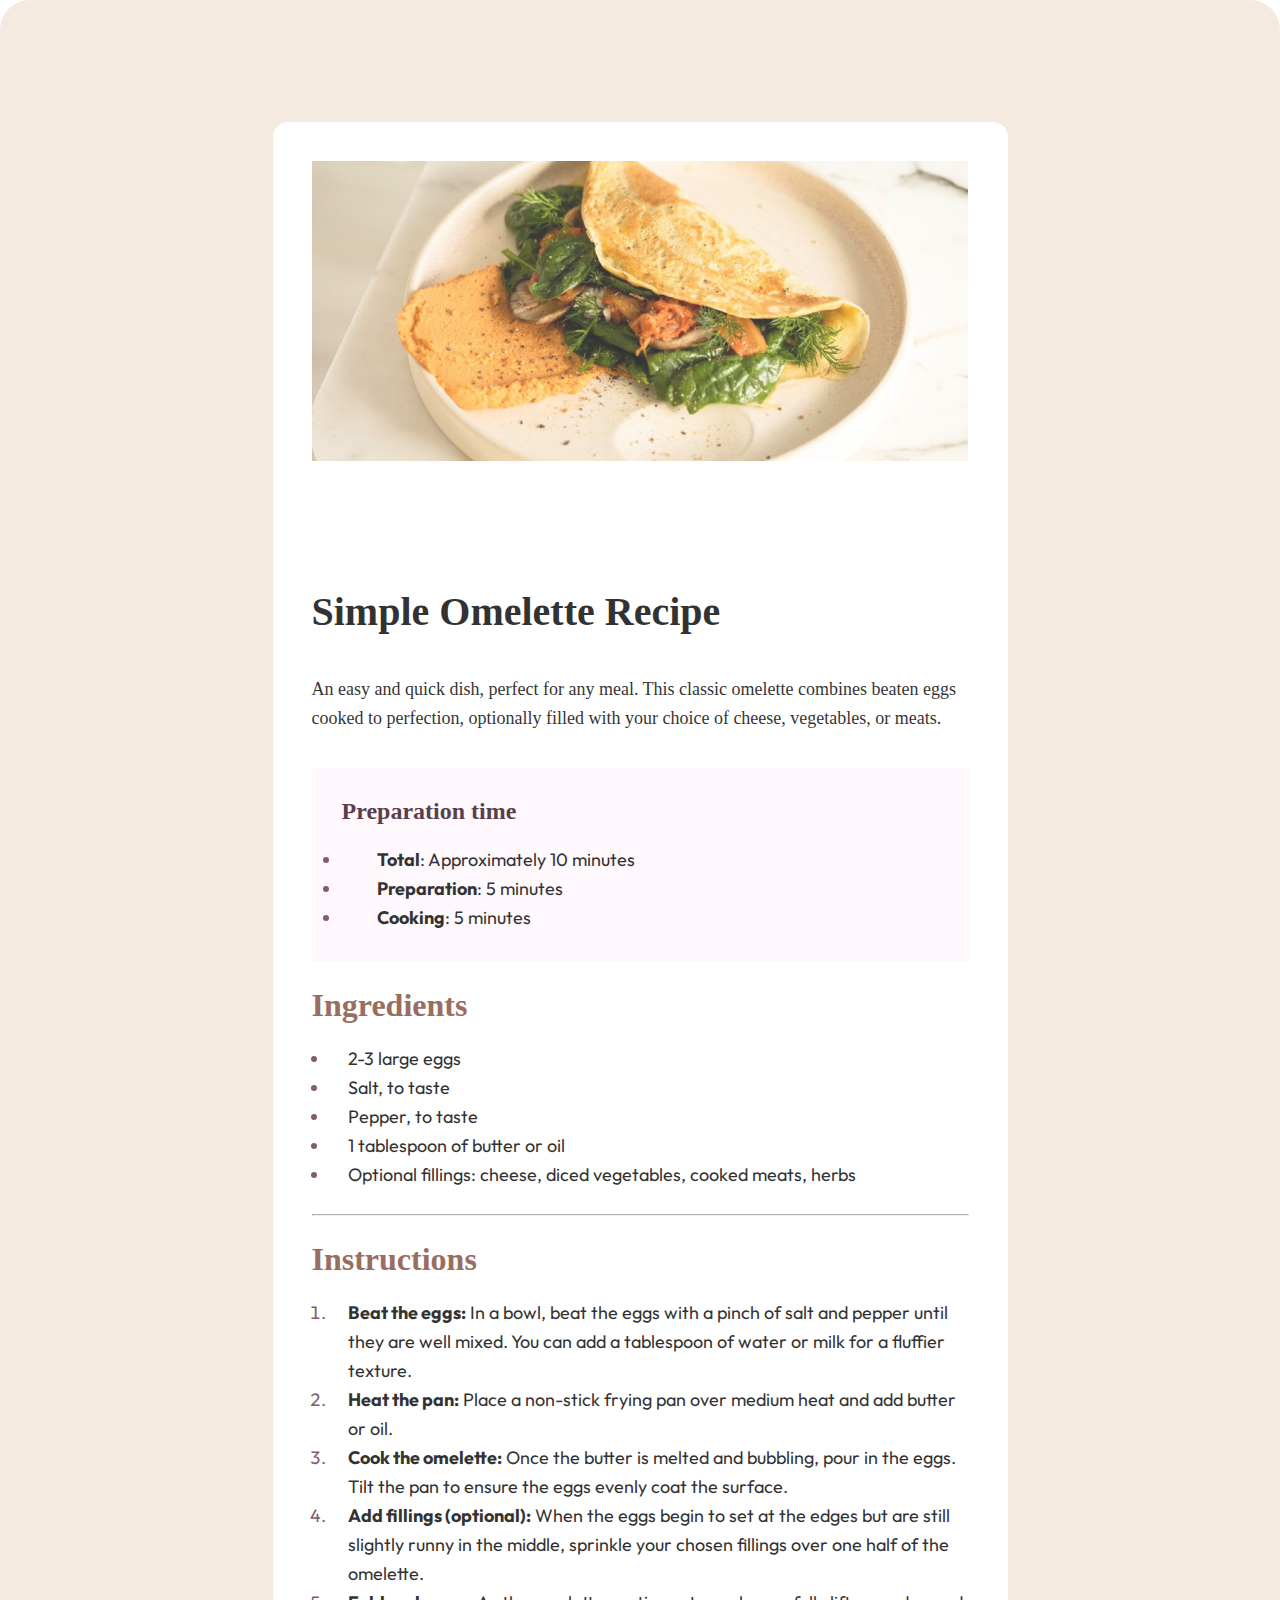
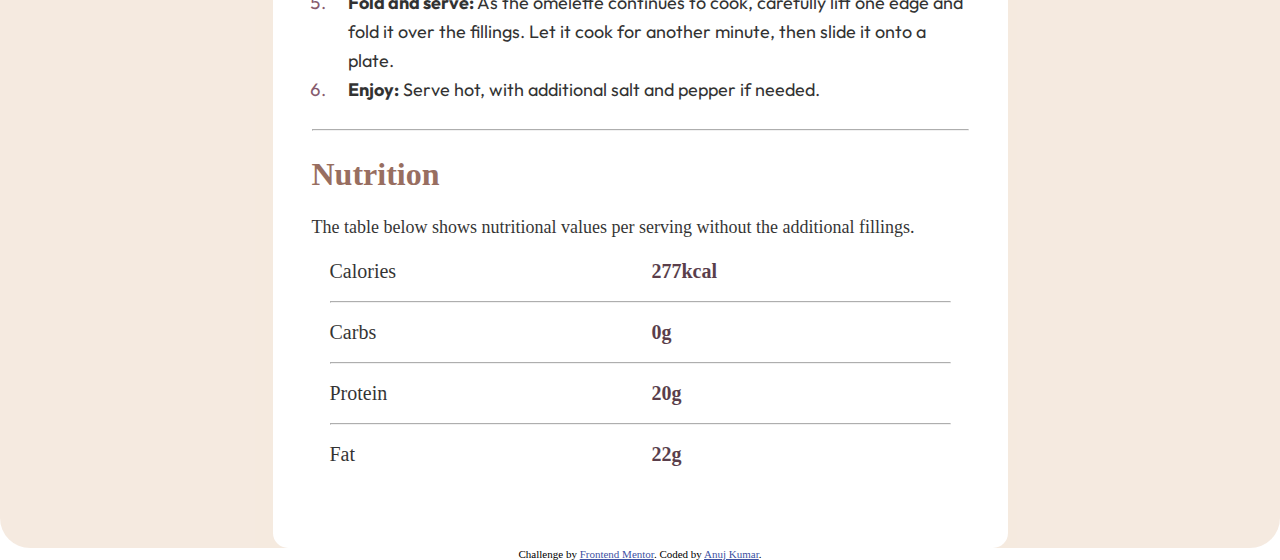
<file: recipe-page-main/index.html>
<!DOCTYPE html>
<html lang="en">

<head>
  <meta charset="UTF-8">
  <meta name="viewport" content="width=device-width, initial-scale=1.0">
  <!-- displays site properly based on user's device -->

  <link rel="icon" type="image/png" sizes="32x32" href="./assets/images/favicon-32x32.png">

  <title>Frontend Mentor | Recipe page</title>

  <!-- Feel free to remove these styles or customise in your own stylesheet 👍 -->
  <link rel="stylesheet" href="style.css">
</head>

<body>

  <!-- Simple Omelette Recipe

  An easy and quick dish, perfect for any meal. This classic omelette combines beaten eggs cooked 
  to perfection, optionally filled with your choice of cheese, vegetables, or meats.

  Preparation time

  Total: Approximately 10 minutes
  Preparation: 5 minutes
  Cooking: 5 minutes

  Ingredients

  2-3 large eggs
  Salt, to taste
  Pepper, to taste
  1 tablespoon of butter or oil
  Optional fillings: cheese, diced vegetables, cooked meats, herbs

  Instructions

  Beat the eggs: In a bowl, beat the eggs with a pinch of salt and pepper until they are well mixed. 
  You can add a tablespoon of water or milk for a fluffier texture.

  Heat the pan: Place a non-stick frying pan over medium heat and add butter or oil.

  Cook the omelette: Once the butter is melted and bubbling, pour in the eggs. Tilt the pan to ensure 
  the eggs evenly coat the surface.

  Add fillings (optional): When the eggs begin to set at the edges but are still slightly runny in the 
  middle, sprinkle your chosen fillings over one half of the omelette.

  Fold and serve: As the omelette continues to cook, carefully lift one edge and fold it over the 
  fillings. Let it cook for another minute, then slide it onto a plate.

  Enjoy: Serve hot, with additional salt and pepper if needed.

  Nutrition

  The table below shows nutritional values per serving without the additional fillings.

  Calories
  277kcal

  Carbs
  0g

  Protein
  20g

  Fat
  22g
   -->

  <div class="main">


    <div class="hero">
      <div class="image">
        <img src="assets/images/image-omelette.jpeg" alt="">
      </div>
      
    <div class="hero0">
      <header>
        
        <h1>Simple Omelette Recipe</h1>
        <p>
          An easy and quick dish, perfect for any meal. This classic omelette combines beaten eggs cooked
          to perfection, optionally filled with your choice of cheese, vegetables, or meats.
        </p>
      </header>
      <div class="hero2">
        <h2> Preparation time</h2>
        <ul>
          <li><span>Total</span>: Approximately 10 minutes</li>
          <li><span>Preparation</span>: 5 minutes</li>
          <li><span>Cooking</span>: 5 minutes</li>
        </ul>
      </div>
      <div class="hero3">
        <h1>Ingredients</h1>
        <ul>
          <li>2-3 large eggs</li>
          <li>Salt, to taste</li>
          <li>Pepper, to taste</li>
          <li>1 tablespoon of butter or oil</li>
          <li>Optional fillings: cheese, diced vegetables, cooked meats, herbs</li>
        </ul>
      </div>
      <hr>
      <div class="hero4">
        <h1>Instructions</h1>
        <ol>
          <li><span>Beat the eggs:</span> In a bowl, beat the eggs with a pinch of salt and pepper until they are well mixed. 
            You can add a tablespoon of water or milk for a fluffier texture.</li>
          <li>
            <span>Heat the pan:</span> Place a non-stick frying pan over medium heat and add butter or oil.</li>
          <li><span>Cook the omelette:</span>  Once the butter is melted and bubbling, pour in the eggs. Tilt the pan to ensure 
            the eggs evenly coat the surface.</li>
          <li><span>Add fillings (optional):</span>  When the eggs begin to set at the edges but are still slightly runny in the 
            middle, sprinkle your chosen fillings over one half of the omelette.
          </li>
          <li><span>Fold and serve:</span>  As the omelette continues to cook, carefully lift one edge and fold it over the 
            fillings. Let it cook for another minute, then slide it onto a plate.
          </li>
          <li>
           <span>Enjoy:</span>  Serve hot, with additional salt and pepper if needed.</li>
        </ol>
      </div>
      <hr>

       <div class="hero5">
        <h1> Nutrition</h1>
        <p>The table below shows nutritional values per serving without the additional fillings.
        </p>
        <table>
          <tr>
            <td>Calories</td>
            <td>
              <span>277kcal</span></td>
          </tr>
         <tr><td colspan="2"><hr></td></tr>
          <tr>
            <td>Carbs</td>
            <td><span>0g</span></td>
          </tr>
          <tr><td colspan="2"><hr></td></tr>
          <tr>
            <td>Protein</td>
            <td><span>20g</span></td>
          </tr>
          <tr><td colspan="2"><hr></td></tr>
          <tr>
            <td>Fat</td>
            <td><span>22g</span>
            </td>
          </tr>
        </table>
      </div> 
    </div>
    </div>
  
  </div>

  <div class="attribution">

    Challenge by <a href="https://www.frontendmentor.io?ref=challenge" target="_blank">Frontend Mentor</a>.
    Coded by <a href="#">Anuj Kumar</a>.
  </div>
</body>

</html>
</file>
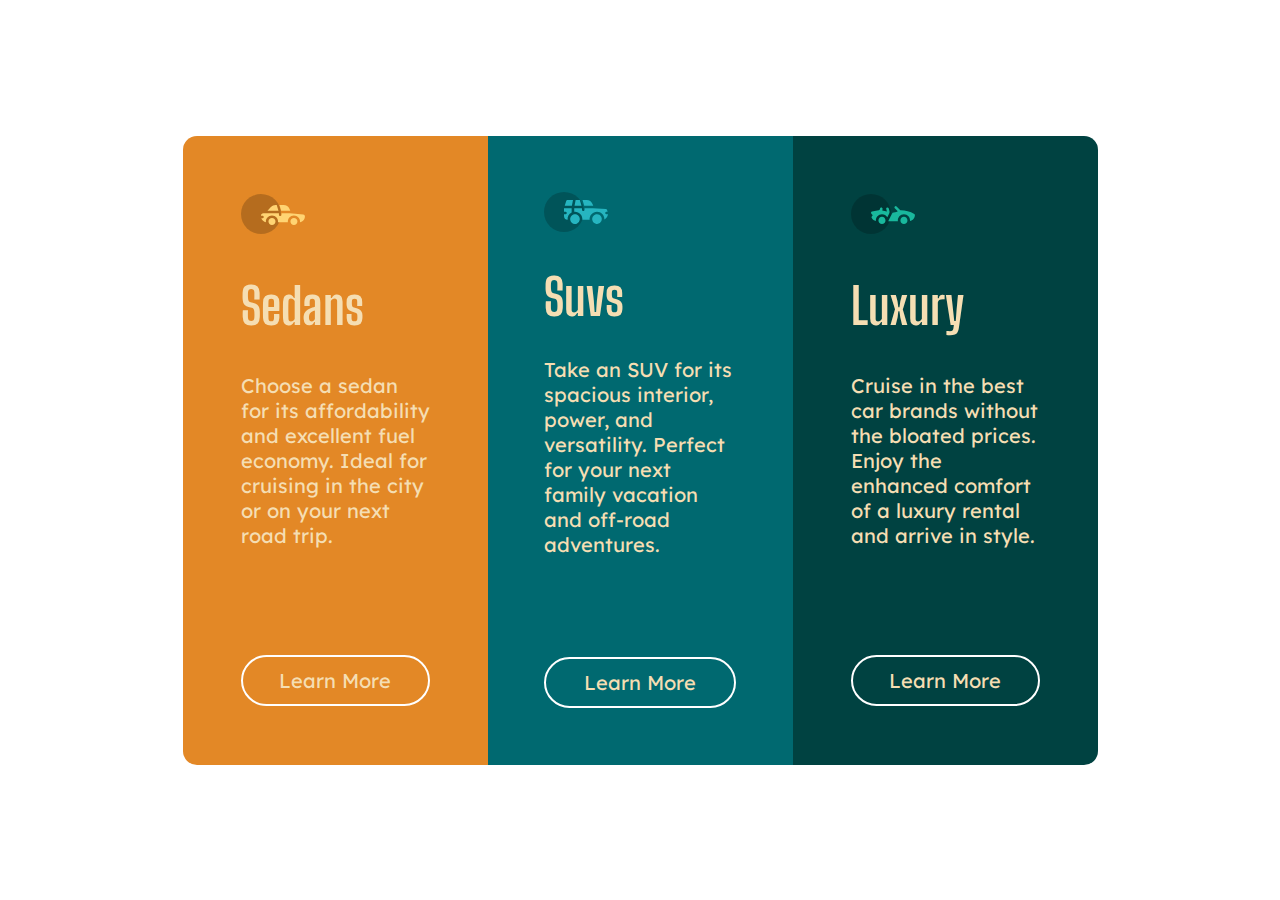
<file: 3-column-preview-card-component-main/3-column-preview-card-component-main/index.html>
<!DOCTYPE html>
<html lang="en">

<head>
  <meta charset="UTF-8">
  <meta name="viewport" content="width=device-width, initial-scale=1.0">
  <!-- displays site properly based on user's device -->

  <link rel="icon" type="image/png" sizes="32x32" href="./images/favicon-32x32.png">

  <title>Frontend Mentor | 3-column preview card component</title>

  <!-- Feel free to remove these styles or customise in your own stylesheet 👍 -->


  <style>
    /* Lexend Deca */
    @import url('https://fonts.googleapis.com/css2?family=Inter:ital,opsz,wght@0,14..32,100..900;1,14..32,100..900&family=Kumbh+Sans:wght@100..900&family=Lexend+Deca:wght@100..900&family=Plus+Jakarta+Sans:ital,wght@0,200..800;1,200..800&family=Poppins:ital,wght@0,100;0,200;0,300;0,400;0,500;0,600;0,700;0,800;0,900;1,100;1,200;1,300;1,400;1,500;1,600;1,700;1,800;1,900&family=Roboto:ital,wght@0,100;0,300;0,400;0,500;0,700;0,900;1,100;1,300;1,400;1,500;1,700;1,900&display=swap');


    /* Big Shoulders Display */
    @import url('https://fonts.googleapis.com/css2?family=Big+Shoulders+Display:wght@100..900&family=Inter:ital,opsz,wght@0,14..32,100..900;1,14..32,100..900&family=Kumbh+Sans:wght@100..900&family=Lexend+Deca:wght@100..900&family=Plus+Jakarta+Sans:ital,wght@0,200..800;1,200..800&family=Poppins:ital,wght@0,100;0,200;0,300;0,400;0,500;0,600;0,700;0,800;0,900;1,100;1,200;1,300;1,400;1,500;1,600;1,700;1,800;1,900&family=Roboto:ital,wght@0,100;0,300;0,400;0,500;0,700;0,900;1,100;1,300;1,400;1,500;1,700;1,900&display=swap');

    * {
      margin: 0;
      padding: 0;
      box-sizing: border-box;
      font-size: 20px;
      font-family: Lexend Deca;
    }

    .main {
      min-height: 100vh;
      display: flex;
      justify-content: center;
      align-items: center;
    }

    .card {
      margin: 1rem;
      display: flex;
      justify-content: center;

      border-radius: 14px;
      overflow: hidden;
    }

    .card1 {

      background-color: hsl(31, 77%, 52%);
      width: 305px;
      padding: 58px;
      display: flex;
      flex-direction: column;
      justify-content: space-between;

      color: wheat;
      font-weight: 400;
    }

    .logo {}

    .d1 {
      margin-top: 30px;
      font-size: 50px;
      font-family: Big Shoulders Display;
      font-weight: 700;
    }

    .d2 {
      margin-top: 30px;

    }

    .d3 {
      border: solid white 2px;
      border-radius: 30px;
      padding: 11px;
      text-align: center;
      cursor: pointer;
      margin-top: 100px;
    }

    .card2 {
      background-color: hsl(184, 100%, 22%);
      width: 305px;
      padding: 56.5px;
      display: flex;
      flex-direction: column;
      justify-content: space-between;

      color: wheat;
      font-weight: 400;
    }

    .card3 {
      background-color: hsl(179, 100%, 13%);
      width: 305px;
      padding: 58px;
      display: flex;
      flex-direction: column;
      justify-content: space-between;

      color: wheat;
      font-weight: 400;
    }

    @media screen and (max-width: 670px) {


      .card {
        flex-direction: column;
      }

      .card1,
      .card2,
      .card3 {
        width: 100%;
        padding: 32px;
      }

      .d1 {
        margin-top: 20px;
      }

      .d2 {
        margin-top: 25px;
      }

      .card1 .d3 , .card2 .d3 , .card3 .d3 {
        border: solid white 2px;
        border-radius: 30px;
        padding: 15px 20px;

        cursor: pointer;
        margin-top: 60px;
        width: max-content;
        background: white;
        color: hsl(31, 77%, 52%);
      }

      .card2 .d3 {
        color: hsl(184, 100%, 22%);
      }

      .card3 .d3 {
        color: hsl(179, 100%, 13%);
      }
    }
  </style>
</head>

<body>
  <div class="main">
    <div class="card">
      <div class="card1">
        <div class="Logo"><img src="images/icon-sedans.svg" alt=""></div>
        <div class="d1">Sedans</div>
        <div class="d2"> Choose a sedan for its affordability and excellent fuel economy. Ideal for cruising in the city
          or on your next road trip.</div>
        <div class="d3">Learn More</div>


      </div>
      <div class="card2">
        <div class="Logo"><img src="images/icon-suvs.svg" alt=""></div>
        <div class="d1">Suvs</div>
        <div class="d2"> Take an SUV for its spacious interior, power, and versatility. Perfect for your next family
          vacation
          and off-road adventures.</div>
        <div class="d3">Learn More</div>

      </div>
      <div class="card3">
        <div class="Logo"><img src="images/icon-luxury.svg" alt=""></div>
        <div class="d1">Luxury</div>
        <div class="d2"> Cruise in the best car brands without the bloated prices. Enjoy the enhanced comfort of a
          luxury
          rental and arrive in style.</div>
        <div class="d3">Learn More</div>

      </div>

    </div>
  </div>




  <!-- SUVs
  Take an SUV for its spacious interior, power, and versatility. Perfect for your next family vacation 
  and off-road adventures.

  Luxury
  Cruise in the best car brands without the bloated prices. Enjoy the enhanced comfort of a luxury 
  rental and arrive in style.
   -->

</body>

</html>
</file>
<file: recipe-page-main/style.css>
@import url('https://fonts.googleapis.com/css2?family=Big+Shoulders+Display:wght@100..900&family=Inter:ital,opsz,wght@0,14..32,100..900;1,14..32,100..900&family=Kumbh+Sans:wght@100..900&family=Lexend+Deca:wght@100..900&family=Plus+Jakarta+Sans:ital,wght@0,200..800;1,200..800&family=Poppins:ital,wght@0,100;0,200;0,300;0,400;0,500;0,600;0,700;0,800;0,900;1,100;1,200;1,300;1,400;1,500;1,600;1,700;1,800;1,900&family=Roboto:ital,wght@0,100;0,300;0,400;0,500;0,700;0,900;1,100;1,300;1,400;1,500;1,700;1,900&family=Salsa&family=Style+Script&family=Young+Serif&display=swap');
@import url('https://fonts.googleapis.com/css2?family=Big+Shoulders+Display:wght@100..900&family=Inter:ital,opsz,wght@0,14..32,100..900;1,14..32,100..900&family=Kumbh+Sans:wght@100..900&family=Lexend+Deca:wght@100..900&family=Outfit:wght@100..900&family=Plus+Jakarta+Sans:ital,wght@0,200..800;1,200..800&family=Poppins:ital,wght@0,100;0,200;0,300;0,400;0,500;0,600;0,700;0,800;0,900;1,100;1,200;1,300;1,400;1,500;1,600;1,700;1,800;1,900&family=Roboto:ital,wght@0,100;0,300;0,400;0,500;0,700;0,900;1,100;1,300;1,400;1,500;1,700;1,900&family=Salsa&family=Style+Script&family=Young+Serif&display=swap');

.attribution {
    font-size: 11px;
    text-align: center;
}

.attribution a {
    color: hsl(228, 45%, 44%);
}

* {
    margin: 0;
    padding: 0;
    box-sizing: border-box;
}

.main {
    padding-top: 122px;
    min-height: 100vh;
    background-color: #f3e5d8;
    border-radius: 30px;
    opacity: 0.8;
}

.hero {

    margin: auto;
    
    max-width: 100%;
    min-height: 100vh;
    border-radius: 15px;
    background-color: white;
    width: min(100%, 735px);
}
.hero0{
    padding: 39px;
}
 img {
    max-width: 100%;
}

header h1 {
    font-size: 40px;
    margin-top: 45px;
    margin-bottom: 40px;
}

p {
    font-size: 18px;
    line-height: 29px;
    

}

.hero2 {
    margin-top: 35px;
    min-height: 50px;
    padding: 30px;
    background-color: #fff7fc;
}
.hero2 h2{
    color: #310e1d;
    margin-bottom: 20px;
}
.hero2 li {
    padding-left: 35px;
    font-family: Outfit;
    line-height: 29px;
    font-size: 18px;
}
.hero li::marker{
    color: #683249;
}
.hero li span {
    font-weight: 700;
}
.hero3 , .hero4 , .hero5{
    margin: 25px auto 25px auto;
}
.hero3 h1, .hero4 h1, .hero5 h1{
margin-bottom: 20px;
  color: #7f4b39;
}
.hero3 li {
    font-family: Outfit;
    line-height: 29px;
    font-size: 18px;
    margin-left: 18px;
    padding-left: 18px;
}
.hero4 li {
    font-family: Outfit;
    line-height: 29px;
    font-size: 18px;
    margin-left: 18px;
    padding-left: 18px;
}
table{
    width: 100%;
    border-spacing: 18px;
    font-size: 20px;
}
table span{
    color: #310e1d;
    font-weight: 700;
}
.image{
    padding: 39px;
}
@media(max-width: 500px)
{
    .image{
        padding: 0;
    }
}
</file>
